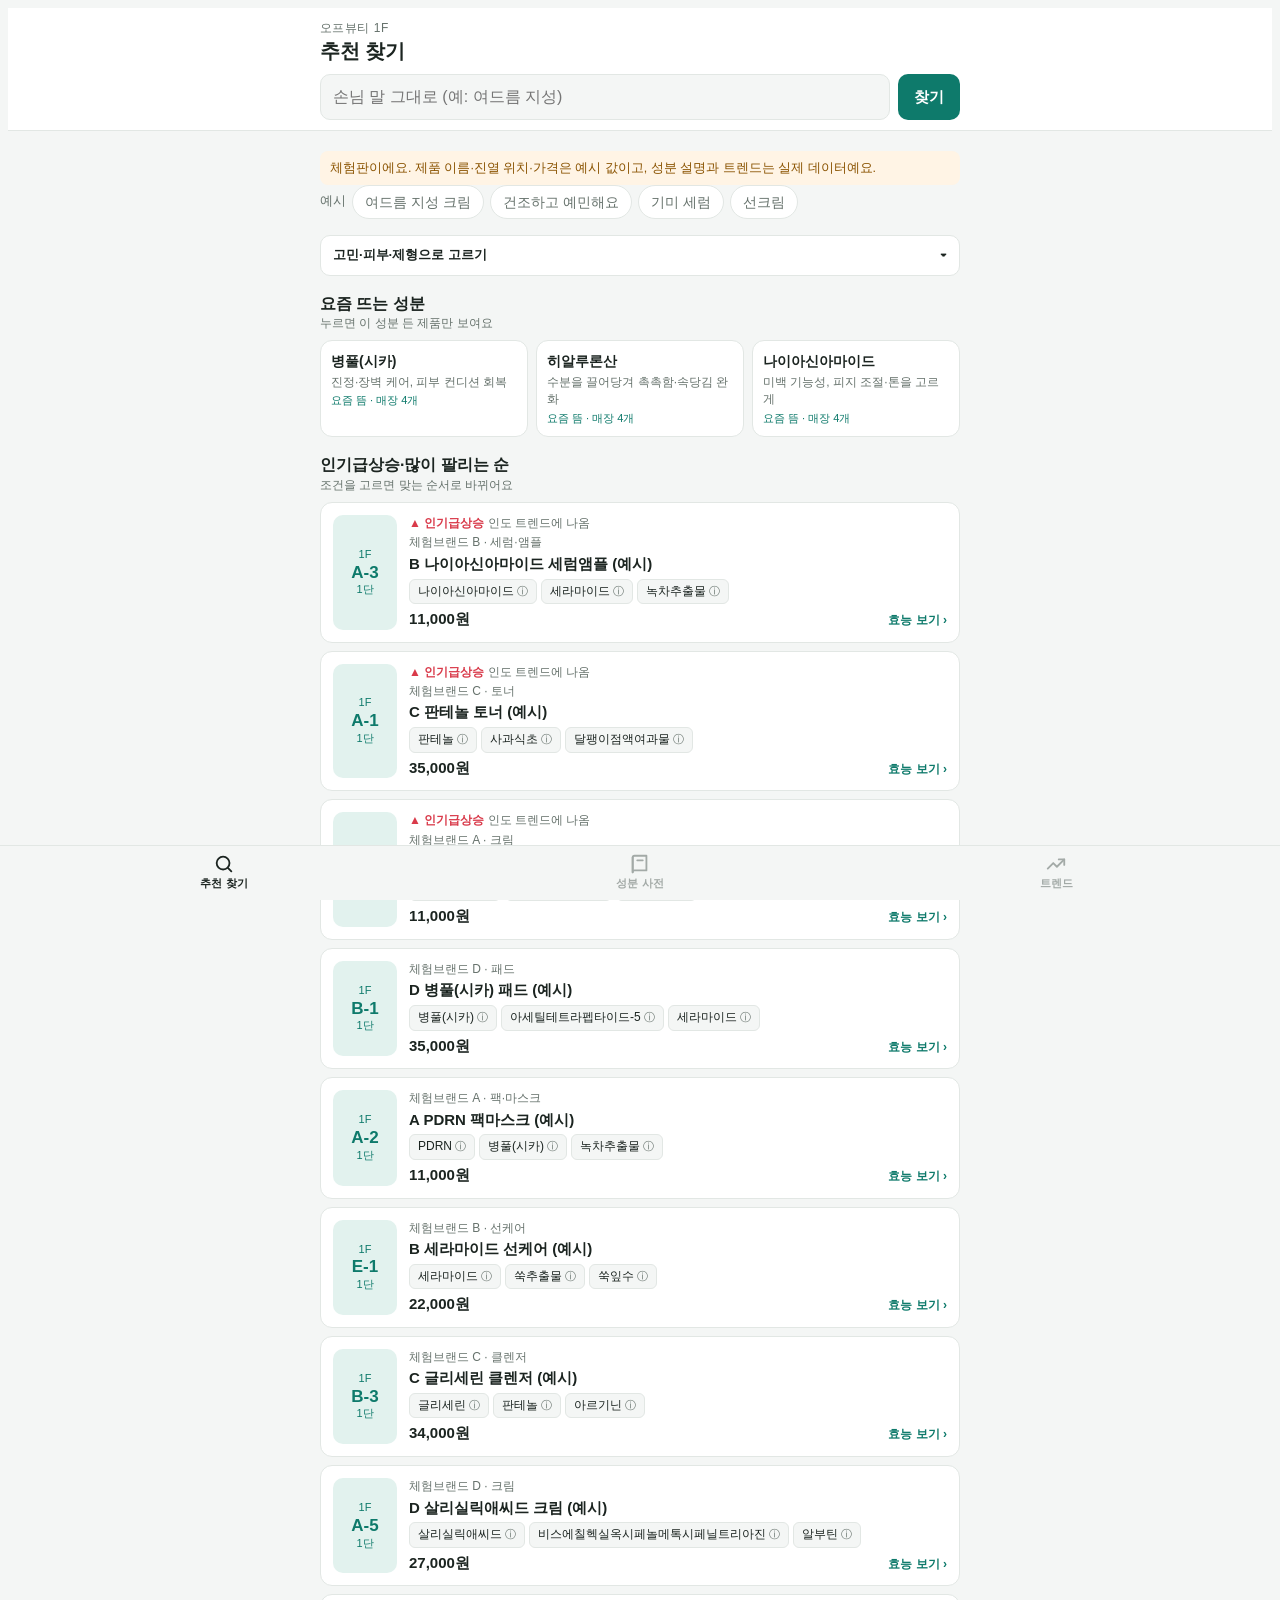
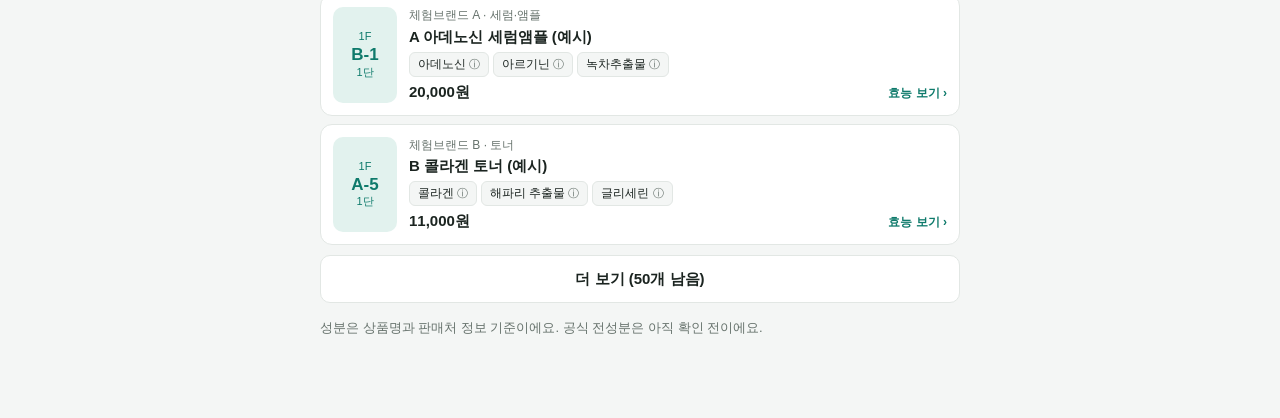
<file: index.html>
<!doctype html><html lang="ko"><head><meta charset="utf-8"><meta name="viewport" content="width=device-width, initial-scale=1, viewport-fit=cover"><title>오프뷰티 추천 찾기 체험판</title><meta name="description" content="손님 말 한마디로 필요한 성분, 매장 제품, 진열 위치까지. 명동 매장 직원용 K뷰티 추천 도구 체험판"><meta property="og:type" content="website"><meta property="og:url" content="https://parkeunsoo36-netizen.github.io/offbeauty-recommend-note/"><meta property="og:title" content="오프뷰티 추천 찾기 체험판"><meta property="og:description" content="손님 말 한마디로 필요한 성분, 매장 제품, 진열 위치까지. 명동 매장 직원용 K뷰티 추천 도구 체험판"><meta property="og:image" content="https://parkeunsoo36-netizen.github.io/offbeauty-recommend-note/og.png"><meta property="og:image:width" content="1200"><meta property="og:image:height" content="630"><meta name="twitter:card" content="summary_large_image"><link rel="manifest" href="manifest.json"><meta name="theme-color" content="#0E7A6B"><link rel="apple-touch-icon" href="icon-192.png"><meta name="apple-mobile-web-app-capable" content="yes"></head><body>
<meta name="claude:viewport-fit-sides" content="cover">
<link rel="stylesheet" href="style.css">
<header class="top">
  <div class="wrap">
    <h1><span>오프뷰티 1F</span> <b id="title">추천 찾기</b></h1>
    <form id="form" role="search">
      <label for="q" class="sr">손님 말 그대로 검색</label>
      <input id="q" type="search" autocomplete="off" placeholder="손님 말 그대로 (예: 여드름 지성)">
      <button type="submit">찾기</button>
    </form>
    <p id="hint" class="hint" aria-live="polite"></p>
  </div>
</header>
<main class="wrap">
<p class="demo">체험판이에요. 제품 이름·진열 위치·가격은 예시 값이고, 성분 설명과 트렌드는 실제 데이터예요.</p>

<div id="find" class="view">
  <div id="examples" class="examples">
    <span>예시</span>
    <button type="button" class="chip" data-act="say">여드름 지성 크림</button>
    <button type="button" class="chip" data-act="say">건조하고 예민해요</button>
    <button type="button" class="chip" data-act="say">기미 세럼</button>
    <button type="button" class="chip" data-act="say">선크림</button>
  </div>
  <section class="filter">
    <button type="button" id="toggle" class="sum" data-act="panel" aria-expanded="false" aria-controls="panel">
      <span id="sumtext"></span><span class="caret" aria-hidden="true">▾</span>
    </button>
    <div id="chips" class="chips"></div>
    <div id="panel" class="panel" hidden></div>
  </section>
  <section id="ings"></section>
  <section id="results"></section>
  <p class="foot">성분은 상품명과 판매처 정보 기준이에요. 공식 전성분은 아직 확인 전이에요.</p>
</div>
<div id="dict" class="view" hidden>
  <label for="dq" class="sr">성분 이름 검색</label>
  <input id="dq" type="search" autocomplete="off" placeholder="성분 이름 (한글·영어 모두)">
  <div id="dlist"></div>
</div>
<div id="trend" class="view" hidden></div>
</main>
<nav class="tabbar" aria-label="화면">
  <button type="button" data-act="tab" data-val="find" aria-current="page"><svg viewBox="0 0 24 24" aria-hidden="true"><circle cx="11" cy="11" r="7"/><path d="M20 20l-3.5-3.5"/></svg>추천 찾기</button>
  <button type="button" data-act="tab" data-val="dict"><svg viewBox="0 0 24 24" aria-hidden="true"><path d="M4 5a2 2 0 0 1 2-2h13v16H6a2 2 0 0 0-2 2z"/><path d="M4 21V5"/><path d="M9 8h6"/></svg>성분 사전</button>
  <button type="button" data-act="tab" data-val="trend"><svg viewBox="0 0 24 24" aria-hidden="true"><path d="M3 17l6-6 4 4 8-8"/><path d="M15 7h6v6"/></svg>트렌드</button>
</nav>
<div id="sheet" class="sheet" hidden>
  <button type="button" class="dim" data-act="close" aria-label="닫기"></button>
  <div class="pane" role="dialog" aria-modal="true" aria-label="자세히">
    <span class="grab" aria-hidden="true"></span>
    <button type="button" class="x" data-act="close" aria-label="닫기">×</button>
    <div id="sheetbody"></div>
  </div>
</div>
<script src="data.js"></script>
<script src="query.js"></script>
<script src="score.js"></script>
<script src="view.js"></script>
<script src="card.js"></script>
<script src="sheet.js"></script>
<script src="trend.js"></script>
<script src="product.js"></script>
<script src="dict.js"></script>
<script src="main.js"></script>
<script>if('serviceWorker' in navigator) navigator.serviceWorker.register('sw.js');</script>
</body></html>
</file>
<file: style.css>
/* 화해 랭킹 페이지처럼: 흰 바탕 + 강조색 하나, 촘촘한 한 줄 목록. 휴대폰 한 손, 375px에서 결과 5개 이상 */
:root {
  --bg: #ffffff; --fg: #191c1b; --muted: #747b78; --faint: #a3aaa7; --line: #eceeed; --soft: #f5f6f6;
  --accent: #10a37f; --accent-ink: #0b7c61; --accent-soft: #e7f6f1; --on-accent: #ffffff;
  --warn: #b4540a; --warn-soft: #fff3e6; --hot: #e5384a;
  --font: -apple-system, BlinkMacSystemFont, "Apple SD Gothic Neo", "Pretendard", "Noto Sans KR", "Malgun Gothic", sans-serif;
}
@media (prefers-color-scheme: dark) { :root:not([data-theme="light"]) {
  --bg: #121413; --fg: #eceeed; --muted: #9ba29f; --faint: #6c7370; --line: #252927; --soft: #1c1f1e;
  --accent: #3ccf9f; --accent-ink: #5edcb2; --accent-soft: #173229; --on-accent: #0b1411;
  --warn: #f2a65e; --warn-soft: #33261a; --hot: #ff6b7a; color-scheme: dark } }
:root[data-theme="dark"] {
  --bg: #121413; --fg: #eceeed; --muted: #9ba29f; --faint: #6c7370; --line: #252927; --soft: #1c1f1e;
  --accent: #3ccf9f; --accent-ink: #5edcb2; --accent-soft: #173229; --on-accent: #0b1411;
  --warn: #f2a65e; --warn-soft: #33261a; --hot: #ff6b7a; color-scheme: dark }

[hidden] { display: none !important; }
body { background: var(--bg); color: var(--fg); font-family: var(--font); font-size: 14px; line-height: 1.4; }
.wrap { max-width: 640px; margin: 0 auto; padding-left: max(16px, env(safe-area-inset-left, 0px)); padding-right: max(16px, env(safe-area-inset-right, 0px)); }
main.wrap { padding-block: 8px calc(72px + env(safe-area-inset-bottom, 0px)); }
.view { display: grid; gap: 10px; min-width: 0; }
.sr { position: absolute; width: 1px; height: 1px; overflow: hidden; clip: rect(0 0 0 0); }
button { font: inherit; color: inherit; cursor: pointer; }
button:focus-visible, input:focus-visible, li[tabindex]:focus-visible { outline: 2px solid var(--accent); outline-offset: 2px; }
p { margin: 0; }

/* 머리: 제목 한 줄 + 검색 */
.top { background: var(--bg); border-bottom: 1px solid var(--line); position: sticky; top: env(safe-area-inset-top, 0px); z-index: 5; }
body::before { content: ""; position: fixed; inset: 0 0 auto; height: env(safe-area-inset-top, 0px); z-index: 10; background: var(--bg); }
.top .wrap { padding-block: 10px; display: grid; gap: 8px; }
h1 { margin: 0; font-size: 17px; font-weight: 800; letter-spacing: -.01em; }
h1 span { font-size: 12px; font-weight: 600; color: var(--accent-ink); margin-right: 2px; }
#form { display: flex; gap: 6px; }
#q, #dq { flex: 1; min-width: 0; font: inherit; font-size: 16px; padding: 9px 12px; border: 0; border-radius: 10px; background: var(--soft); color: var(--fg); }
#q:focus, #dq:focus { outline: 2px solid var(--accent); }
#form button { border: 0; border-radius: 10px; padding: 0 16px; background: var(--accent); color: var(--on-accent); font-weight: 700; }
.hint { font-size: 12px; color: var(--warn); }
.hint:empty { display: none; }

/* 한 줄로 가로로 넘기는 줄 (예시·조건·추천 성분) */
.line { display: flex; gap: 8px; align-items: center; min-width: 0; }
.lab { flex: none; font-size: 12px; font-weight: 700; color: var(--muted); }
.scroll { display: flex; gap: 6px; overflow-x: auto; scrollbar-width: none; min-width: 0; padding-block: 2px; }
.scroll::-webkit-scrollbar { display: none; }
.scroll > * { flex: none; }
.chip { border: 1px solid var(--line); background: var(--bg); border-radius: 999px; padding: 5px 11px; font-size: 13px; }
.chip.on { background: var(--fg); border-color: var(--fg); color: var(--bg); font-weight: 600; }
.sum { flex: none; display: inline-flex; gap: 4px; align-items: center; border: 1px solid var(--fg); background: var(--bg); border-radius: 999px; padding: 5px 11px; font-size: 13px; font-weight: 700; }
.sum[aria-expanded="true"] .caret { transform: rotate(180deg); }
.sel { display: inline-flex; gap: 3px; align-items: center; border: 0; border-radius: 999px; padding: 6px 10px; background: var(--accent-soft); color: var(--accent-ink); font-size: 13px; font-weight: 600; }
.sel span { font-size: 14px; line-height: 1; }
.reset { border: 0; background: none; color: var(--muted); font-size: 12px; text-decoration: underline; padding: 6px 2px; }
.filter { display: grid; gap: 8px; }
.panel { border: 1px solid var(--line); border-radius: 12px; padding: 12px; display: grid; gap: 12px; }
.grp h3 { margin: 0 0 6px; font-size: 12px; color: var(--muted); font-weight: 700; }
.grp small { font-weight: 400; }
.opts { display: flex; flex-wrap: wrap; gap: 6px; }

/* 추천 성분 칩 */
.ingc { display: inline-flex; gap: 3px; align-items: center; border: 1px solid var(--accent); background: var(--bg); color: var(--accent-ink); border-radius: 999px; padding: 5px 11px; font-size: 13px; font-weight: 700; }
.ingc i { font-style: normal; font-size: 9px; color: var(--hot); }
.ingc.on { background: var(--accent); color: var(--on-accent); }
.ingc.on i { color: var(--on-accent); }
.note { font-size: 12px; color: var(--muted); background: var(--soft); border-radius: 8px; padding: 6px 10px; }
.note b { color: var(--fg); margin-right: 2px; }
.note button { border: 0; background: none; padding: 0 0 0 4px; color: var(--accent-ink); font-weight: 700; font-size: 12px; }

/* 결과 목록: 순위 · 사진 · 브랜드 · 이름 · 위치·성분 태그 */
h2 { margin: 0; font-size: 15px; font-weight: 800; }
h2 small { font-size: 12px; font-weight: 400; color: var(--muted); margin-left: 4px; }
.rh { padding-top: 4px; }
.list { list-style: none; margin: 0; padding: 0; }
.row { display: grid; grid-template-columns: 18px 52px minmax(0, 1fr); gap: 10px; align-items: start; padding: 10px 0; border-bottom: 1px solid var(--line); cursor: pointer; }
.rk { font-size: 15px; font-weight: 800; text-align: center; padding-top: 16px; font-variant-numeric: tabular-nums; }
.row:nth-child(-n+3) .rk { color: var(--accent-ink); }
.ph { width: 52px; height: 52px; border-radius: 8px; background: var(--soft); border: 1px solid var(--line); display: grid; place-items: center; font-size: 11px; color: var(--faint); overflow: hidden; }
.ph img { width: 100%; height: 100%; object-fit: cover; }
.info { min-width: 0; display: grid; gap: 2px; }
.bn { display: flex; gap: 6px; align-items: baseline; font-size: 12px; color: var(--muted); }
.bn .pr { margin-left: auto; color: var(--fg); font-weight: 700; font-variant-numeric: tabular-nums; white-space: nowrap; }
.up { font-style: normal; font-size: 11px; font-weight: 800; color: var(--hot); white-space: nowrap; }
.up::before { content: "▲"; font-size: 9px; margin-right: 1px; }
.row h4 { margin: 0; font-size: 14px; font-weight: 600; line-height: 1.35; display: -webkit-box; -webkit-line-clamp: 2; -webkit-box-orient: vertical; overflow: hidden; overflow-wrap: anywhere; }
.tags { display: flex; flex-wrap: nowrap; gap: 4px; margin-top: 2px; overflow: hidden; }
.tags > * { flex: none; }
.pin { font-size: 11px; font-weight: 800; color: var(--accent-ink); background: var(--accent-soft); border-radius: 4px; padding: 2px 6px; white-space: nowrap; }
.ki { font-size: 11px; padding: 1px 6px; border-radius: 4px; border: 0; background: var(--soft); color: var(--muted); }
.ki.hit { color: var(--fg); font-weight: 600; }
.wn { font-size: 11px; color: var(--warn); background: var(--warn-soft); border-radius: 4px; padding: 1px 6px; }
.unk { font-size: 11px; color: var(--faint); }
.more { width: 100%; margin-top: 10px; border: 1px solid var(--line); background: var(--bg); border-radius: 10px; padding: 11px; font-weight: 700; }
.empty, .foot { color: var(--muted); font-size: 12px; }

/* 아래 탭 */
.tabbar { position: fixed; left: 0; right: 0; bottom: 0; z-index: 15; display: grid; grid-template-columns: repeat(3, 1fr); background: var(--bg); border-top: 1px solid var(--line);
  padding: 0 max(16px, env(safe-area-inset-right, 0px)) env(safe-area-inset-bottom, 0px) max(16px, env(safe-area-inset-left, 0px)); }
.tabbar button { border: 0; background: none; padding: 7px 0 8px; font-size: 11px; font-weight: 600; color: var(--faint); display: grid; justify-items: center; gap: 1px; }
.tabbar svg { width: 22px; height: 22px; fill: none; stroke: currentColor; stroke-width: 2; stroke-linecap: round; stroke-linejoin: round; }
.tabbar button[aria-current="page"] { color: var(--fg); }

/* 성분 사전 */
.dl { list-style: none; margin: 0; padding: 0; }
.dl button { width: 100%; text-align: left; border: 0; border-bottom: 1px solid var(--line); background: none; padding: 10px 0; display: grid; grid-template-columns: auto minmax(0, 1fr); gap: 2px 6px; align-items: baseline; }
.dl b { font-size: 14px; }
.dl .up { justify-self: start; }
.dl span { grid-column: 1 / -1; font-size: 13px; color: var(--fg); }
.dl small { grid-column: 1 / -1; font-size: 11px; color: var(--faint); }

/* 트렌드 */
.hot { display: flex; flex-wrap: wrap; gap: 6px; }
.hotchip { display: inline-flex; gap: 6px; align-items: center; border: 1px solid var(--line); background: var(--bg); border-radius: 999px; padding: 5px 11px 5px 5px; font-size: 13px; }
.hotchip i { font-style: normal; font-size: 11px; font-weight: 800; width: 20px; height: 20px; display: grid; place-items: center; border-radius: 50%; background: var(--accent-soft); color: var(--accent-ink); font-variant-numeric: tabular-nums; }
.hotchip em { font-style: normal; font-size: 11px; color: var(--muted); }
.hotchip em::before { content: "매장 "; }
.tlist { list-style: none; margin: 0; padding: 0; }
.tcard { width: 100%; text-align: left; display: grid; grid-template-columns: minmax(0, 1fr) auto; gap: 2px 8px; border: 0; border-bottom: 1px solid var(--line); background: none; padding: 10px 0; }
.tcard b { font-size: 14px; }
.trk { font-style: normal; font-weight: 800; color: var(--accent-ink); margin-right: 6px; font-variant-numeric: tabular-nums; }
.tcard .ts { grid-column: 1; font-size: 11px; color: var(--faint); font-variant-numeric: tabular-nums; }
.tcard span { grid-column: 1; font-size: 12px; color: var(--muted); }
.tcard em { grid-column: 2; grid-row: 1 / span 3; align-self: center; font-style: normal; font-size: 11px; color: var(--accent-ink); background: var(--accent-soft); border-radius: 4px; padding: 2px 6px; }

/* 바텀시트 (성분·제품·트렌드 자세히) */
.sheet { position: fixed; inset: 0; z-index: 30; display: flex; flex-direction: column; justify-content: flex-end; }
.dim { position: absolute; inset: 0; border: 0; background: rgba(0, 0, 0, .45); }
.pane { position: relative; background: var(--bg); border-radius: 18px 18px 0 0; max-height: 82%; overflow-y: auto;
  padding: 10px max(18px, env(safe-area-inset-right, 0px)) calc(22px + env(safe-area-inset-bottom, 0px)) max(18px, env(safe-area-inset-left, 0px));
  width: 100%; max-width: 640px; margin: 0 auto; box-sizing: border-box; animation: up .18s ease-out; }
@keyframes up { from { transform: translateY(24px); opacity: .6; } }
.grab { display: block; width: 36px; height: 4px; border-radius: 2px; background: var(--line); margin: 0 auto 10px; }
.x { position: absolute; top: 12px; right: max(12px, env(safe-area-inset-right, 0px)); border: 0; background: none; font-size: 26px; line-height: 1; color: var(--muted); padding: 4px 8px; }
.tabs { display: inline-flex; background: var(--soft); border-radius: 999px; padding: 3px; margin-bottom: 12px; }
.tab { border: 0; background: none; border-radius: 999px; padding: 5px 14px; font-size: 13px; color: var(--muted); }
.tab.on { background: var(--bg); color: var(--fg); font-weight: 700; box-shadow: 0 1px 3px rgba(0, 0, 0, .12); }
.pane h3 { margin: 2px 0 0; font-size: 19px; line-height: 1.3; }
.pane .sub { margin: 4px 0 10px; font-size: 12px; color: var(--muted); }
.pane dl { margin: 0; display: grid; gap: 10px; }
.pane .row2 { display: grid; grid-template-columns: 88px minmax(0, 1fr); gap: 8px; padding: 0; border: 0; cursor: auto; }
.pane dt { font-size: 12px; color: var(--muted); }
.pane dd { margin: 0; }
.pane .warn, .warn { margin-top: 12px; font-size: 12px; color: var(--warn); background: var(--warn-soft); border-radius: 8px; padding: 6px 10px; }
.pane .kis { display: flex; flex-wrap: wrap; gap: 6px; margin-top: 10px; }
.pane .ki { font-size: 13px; padding: 4px 10px; border-radius: 999px; }
.pane .ki.hit { background: var(--accent-soft); color: var(--accent-ink); }
.pane details { border-top: 1px solid var(--line); padding-block: 10px; }
.pane summary { font-weight: 700; cursor: pointer; }
.pane details p { margin: 8px 0 0; }
.vids { margin: 8px 0 0; padding-left: 18px; display: grid; gap: 6px; font-size: 13px; }
.vids a { color: var(--accent-ink); overflow-wrap: anywhere; }
.go { width: 100%; margin-top: 16px; border: 0; border-radius: 10px; padding: 12px; background: var(--accent); color: var(--on-accent); font-weight: 700; }
.fit { display: flex; flex-wrap: wrap; gap: 6px; margin: 2px 0 8px; }
.fit span { font-size: 12px; font-weight: 700; color: var(--accent-ink); }
.say { margin: 4px 0 10px; font-size: 16px; line-height: 1.55; }
.say b { color: var(--accent-ink); }
.eff { margin: 0; padding-left: 18px; display: grid; gap: 6px; }
.eff b { margin-right: 4px; }

/* ===== 추천 찾기 탭: 2단계 디자인 그대로 (사용자 결정 10/16) ===== */
body[data-tab="find"] { --bg: #f4f6f5; --card: #ffffff; --fg: #1b2420; --muted: #66726c; --line: #e2e7e4;
  --accent: #0e7a6b; --accent-ink: #0e7a6b; --accent-soft: #e2f2ee; --on-accent: #ffffff; --warn: #b4540a; --warn-soft: #fff1e3; --hot: #d93a4a; font-size: 15px; line-height: 1.45; }
@media (prefers-color-scheme: dark) { :root:not([data-theme="light"]) body[data-tab="find"] {
  --bg: #111614; --card: #1a201d; --fg: #e8eeeb; --muted: #9aa69f; --line: #2b332f;
  --accent: #4cc3ac; --accent-ink: #4cc3ac; --accent-soft: #1c3530; --on-accent: #111614; --warn: #f0a35c; --warn-soft: #3a2a1a; --hot: #ff7a86; } }
:root[data-theme="dark"] body[data-tab="find"] {
  --bg: #111614; --card: #1a201d; --fg: #e8eeeb; --muted: #9aa69f; --line: #2b332f;
  --accent: #4cc3ac; --accent-ink: #4cc3ac; --accent-soft: #1c3530; --on-accent: #111614; --warn: #f0a35c; --warn-soft: #3a2a1a; --hot: #ff7a86; }
body[data-tab="find"] .top, body[data-tab="find"]::before { background: var(--card); }
body[data-tab="find"] .top .wrap { padding-block: 12px 10px; gap: 0; }
body[data-tab="find"] h1 span { display: block; font-size: 12px; font-weight: 400; color: var(--muted); letter-spacing: .04em; margin: 0; }
body[data-tab="find"] h1 { font-size: 20px; font-weight: 700; margin: 0 0 8px; }
body[data-tab="find"] #form { gap: 8px; }
body[data-tab="find"] #q { padding: 10px 12px; border: 1.5px solid var(--line); background: var(--bg); }
body[data-tab="find"] #q:focus { border-color: var(--accent); outline: none; }
body[data-tab="find"] .hint { margin-top: 6px; font-size: 13px; }
body[data-tab="find"] main.wrap { padding-top: 12px; }
#find { gap: 16px; }
#find h2 { margin: 0 0 8px; font-size: 16px; font-weight: 700; }
#find h2 small { display: block; font-size: 12px; font-weight: 400; color: var(--muted); margin: 0; }
#find .examples { display: flex; flex-wrap: wrap; gap: 6px; align-items: center; font-size: 13px; color: var(--muted); }
#find .chip { border: 1px solid var(--line); background: var(--card); border-radius: 999px; padding: 6px 12px; font-size: 14px; }
#find .chip.on { background: var(--accent); border-color: var(--accent); color: var(--card); font-weight: 600; }

#find .filter { display: grid; gap: 8px; }
#find .sum { display: flex; justify-content: space-between; align-items: center; width: 100%; border: 1px solid var(--line); background: var(--card); border-radius: 10px; padding: 10px 12px; font-weight: 600; }
#find .sum[aria-expanded="true"] .caret { transform: rotate(180deg); }
#find .chips { display: flex; flex-wrap: wrap; gap: 6px; }
#find .chips:empty { display: none; }
#find .sel { display: inline-flex; gap: 4px; align-items: center; border: 0; border-radius: 999px; padding: 5px 10px; background: var(--accent-soft); color: var(--accent); font-size: 13px; font-weight: 600; }
#find .sel span { font-size: 15px; line-height: 1; }
#find .reset { border: 0; background: none; color: var(--muted); font-size: 13px; text-decoration: underline; padding: 5px 4px; }
#find .panel { background: var(--card); border: 1px solid var(--line); border-radius: 12px; padding: 12px; display: grid; gap: 12px; }
#find .grp h3 { margin: 0 0 6px; font-size: 13px; color: var(--muted); font-weight: 600; }
#find .grp small { font-weight: 400; }
#find .opts { display: flex; flex-wrap: wrap; gap: 6px; }

#find h2 { margin: 0 0 8px; font-size: 16px; }
#find h2 small { display: block; font-size: 12px; font-weight: 400; color: var(--muted); }
#find .ings { display: grid; grid-template-columns: repeat(3, minmax(0, 1fr)); gap: 8px; }
#find .ing { display: grid; gap: 2px; align-content: start; text-align: left; border: 1px solid var(--line); background: var(--card); border-radius: 12px; padding: 10px; min-width: 0; }
#find .ing b { font-size: 14px; overflow-wrap: anywhere; }
#find .ing span { font-size: 12px; color: var(--muted); display: -webkit-box; -webkit-line-clamp: 3; -webkit-box-orient: vertical; overflow: hidden; }
#find .ing em { font-style: normal; font-size: 11px; color: var(--accent); }
#find .ing.on { border-color: var(--accent); box-shadow: inset 0 0 0 1px var(--accent); }

#find .list { list-style: none; margin: 0; padding: 0; display: grid; gap: 8px; }
#find .card { display: grid; grid-template-columns: 64px minmax(0, 1fr); gap: 4px 12px; background: var(--card); border: 1px solid var(--line); border-radius: 12px; padding: 12px; }
#find .loc { grid-row: span 2; display: grid; align-content: center; justify-items: center; background: var(--accent-soft); color: var(--accent); border-radius: 10px; padding: 6px 2px; text-align: center; }
#find .loc b { font-size: 17px; line-height: 1.15; word-break: keep-all; font-variant-numeric: tabular-nums; }
#find .loc small { font-size: 11px; }
#find .body { min-width: 0; }
#find .body p, #find .body h4 { margin: 0; }
#find .brand { font-size: 12px; color: var(--muted); }
#find .card h4 { font-size: 15px; font-weight: 600; margin-block: 1px 4px; overflow-wrap: anywhere; }
#find .kis { display: flex; flex-wrap: wrap; gap: 4px; }
#find .ki { font-size: 12px; padding: 3px 8px; border-radius: 6px; border: 1px solid var(--line); background: var(--bg); color: var(--fg); }
#find .ki::after { content: " ⓘ"; color: var(--muted); font-size: 11px; }
#find .ki.hit { border-color: transparent;  background: var(--accent-soft); color: var(--accent); font-weight: 600; }
#find .unk { font-size: 12px; color: var(--muted); }
#find .why { display: flex; flex-wrap: wrap; gap: 4px; margin-top: 4px !important; }
#find .why span { font-size: 11px; color: var(--accent); }
#find .why span::before { content: "✓ "; }
#find .warn { margin-top: 6px !important; font-size: 12px; color: var(--warn); background: var(--warn-soft); border-radius: 6px; padding: 4px 8px; }
#find .price { grid-column: 2; font-weight: 700; font-variant-numeric: tabular-nums; }
#find .more { width: 100%; margin-top: 10px; border: 1px solid var(--line); background: var(--card); border-radius: 10px; padding: 12px; font-weight: 600; }
#find .empty, #find .foot { color: var(--muted); font-size: 13px; }
/* 인기급상승 */
#find .viral { margin: 0 0 2px !important; font-size: 12px; font-weight: 800; color: var(--hot); }
#find .viral::before { content: "▲ "; }
#find .viral span { font-weight: 400; color: var(--muted); }

#find .card { cursor: pointer; }
body[data-tab="find"] .tab.on { background: var(--accent); color: var(--card); box-shadow: none; }
body[data-tab="find"] .go { background: var(--accent-soft); color: var(--accent); }
body[data-tab="find"] .pane { background: var(--card); }
#find .price { display: flex; justify-content: space-between; align-items: baseline; }
#find .tap { font-size: 12px; font-weight: 600; color: var(--accent); }

@media (prefers-reduced-motion: reduce) { * { animation: none !important; transition: none !important; } }
/* 체험판 안내 (깃허브 demo/ 페이지에서만 쓰임) */
.demo{margin:8px 0 0;padding:8px 10px;border-radius:8px;background:#FFF4E5;color:#8A5300;font-size:12.5px}
</file>
